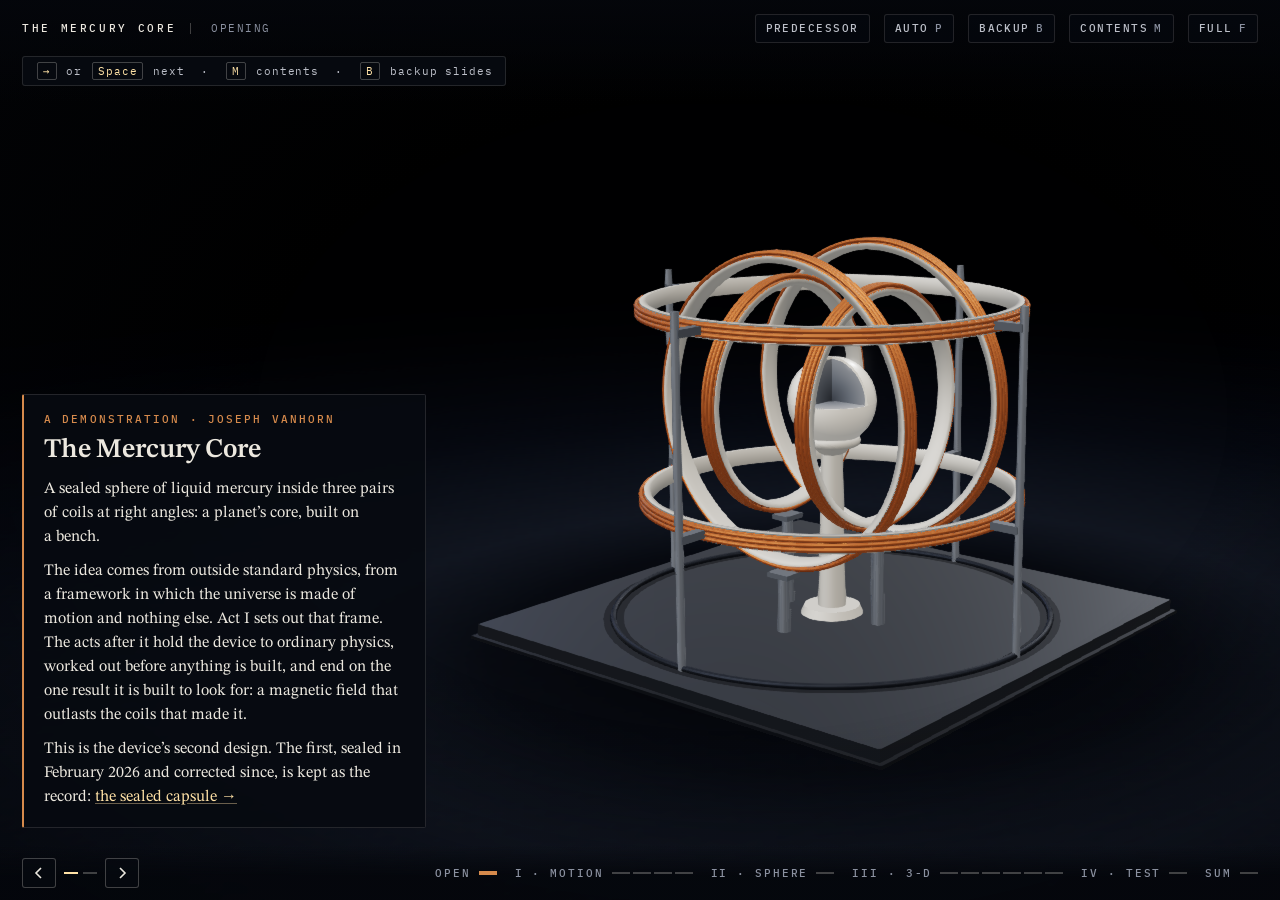
<file: docs/mercury-core/index.html>
<!doctype html>
<html lang="en">
<head>
<meta charset="utf-8">
<title>The Mercury Core</title>
<link rel="canonical" href="https://qav2.github.io/reference-frame-engine/">
<meta http-equiv="refresh" content="0; url=../">
</head>
<body><p>The Mercury Core has moved to the front of the site: <a href="../">https://qav2.github.io/reference-frame-engine/</a></p></body>
</html>
</file>
